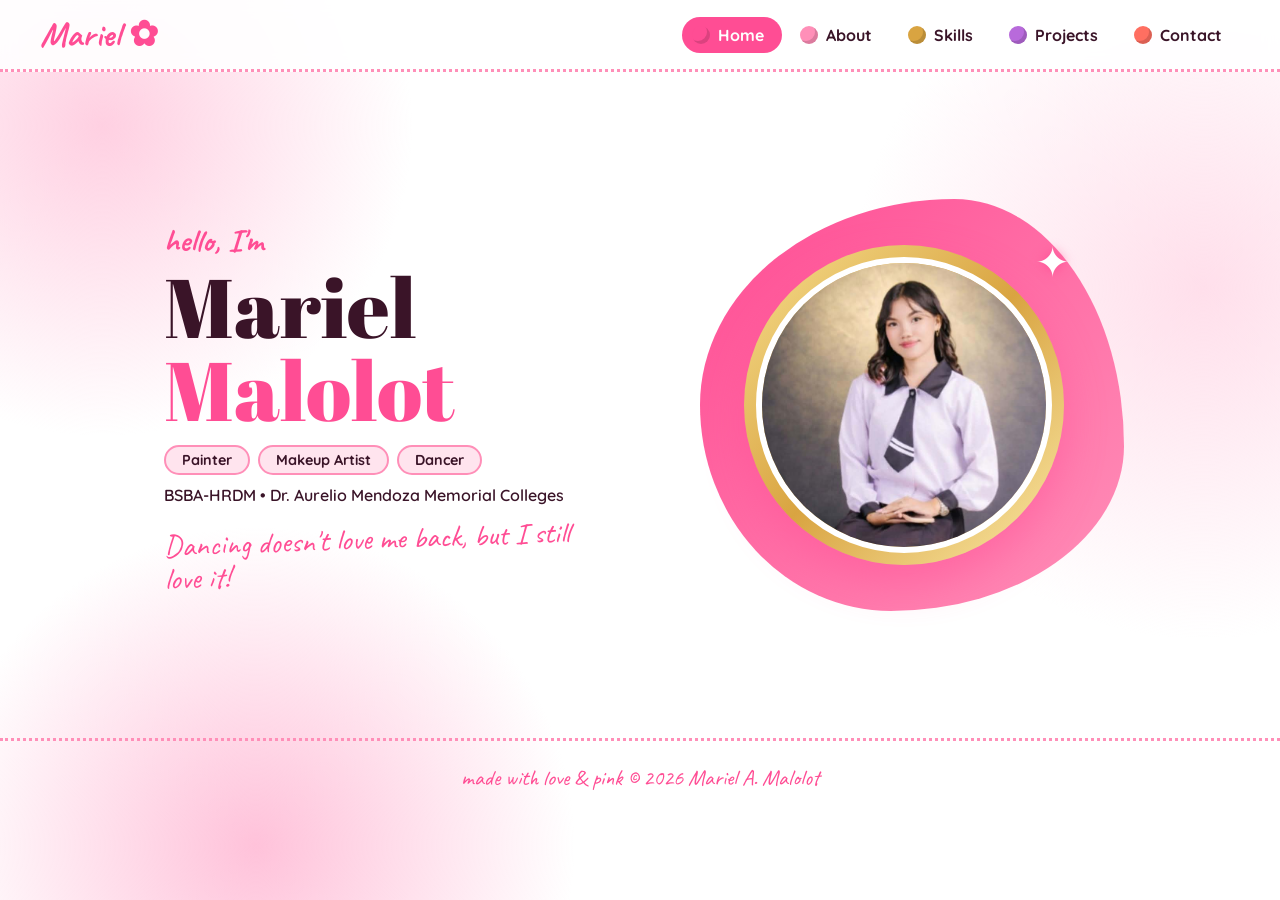
<file: index.html>
<!DOCTYPE html>
<html lang="en">
<head>
<meta charset="UTF-8">
<meta name="viewport" content="width=device-width, initial-scale=1">
<title>Mariel A. Malolot | Portfolio</title>
<link rel="preconnect" href="https://fonts.googleapis.com">
<link href="https://fonts.googleapis.com/css2?family=Abril+Fatface&family=Caveat:wght@700&family=Quicksand:wght@500;700&display=swap" rel="stylesheet">
<link rel="stylesheet" href="style.css">
</head>
<body>
<header><div class="logo">Mariel ✿</div><nav class="menu"><a href="index.html" class="current">Home</a><a href="about.html">About</a><a href="skills.html">Skills</a><a href="projects.html">Projects</a><a href="contact.html">Contact</a></nav></header>
<section id="home" class="page">
<div>
<p class="hi">hello, I'm</p>
<h1>Mariel <span>Malolot</span></h1>
<div class="roles"><span>Painter</span><span>Makeup Artist</span><span>Dancer</span></div>
<p class="school">BSBA-HRDM &bull; Dr. Aurelio Mendoza Memorial Colleges</p>
<p class="joke">Dancing doesn't love me back, but I still love it!</p>
</div>
<div class="stage"><div class="mirror"><img class="profile" src="./IMAGES/a6f04873-ad6d-437b-94c3-357d70ae846b.jfif" alt="Mariel A. Malolot"></div></div>
</section>
<footer>made with love &amp; pink &copy; 2026 Mariel A. Malolot</footer>
</body>
</html>
</file>
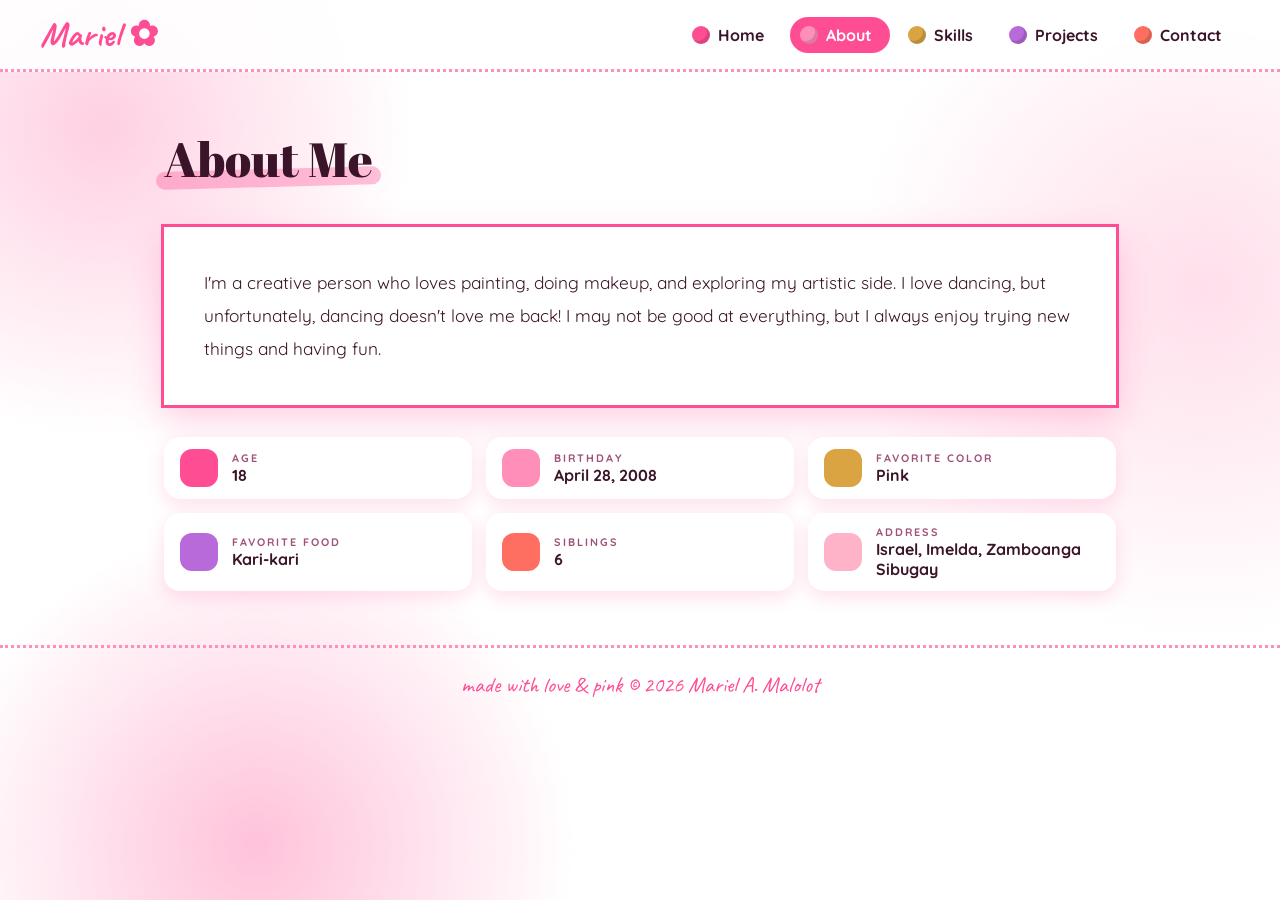
<file: about.html>
<!DOCTYPE html>
<html lang="en">
<head>
<meta charset="UTF-8">
<meta name="viewport" content="width=device-width, initial-scale=1">
<title>Mariel A. Malolot | About</title>
<link rel="preconnect" href="https://fonts.googleapis.com">
<link href="https://fonts.googleapis.com/css2?family=Abril+Fatface&family=Caveat:wght@700&family=Quicksand:wght@500;700&display=swap" rel="stylesheet">
<link rel="stylesheet" href="style.css">
</head>
<body>
<header><div class="logo">Mariel ✿</div><nav class="menu"><a href="index.html">Home</a><a href="about.html" class="current">About</a><a href="skills.html">Skills</a><a href="projects.html">Projects</a><a href="contact.html">Contact</a></nav></header>
<section id="about" class="page">
<h2 class="title">About Me</h2>
<div class="frame">
<p>I'm a creative person who loves painting, doing makeup, and exploring my artistic side. I love dancing, but unfortunately, dancing doesn't love me back! I may not be good at everything, but I always enjoy trying new things and having fun.</p>
</div>
<div class="swatches">
<div class="sw"><span><b>Age</b>18</span></div>
<div class="sw"><span><b>Birthday</b>April 28, 2008</span></div>
<div class="sw"><span><b>Favorite Color</b>Pink</span></div>
<div class="sw"><span><b>Favorite Food</b>Kari-kari</span></div>
<div class="sw"><span><b>Siblings</b>6</span></div>
<div class="sw"><span><b>Address</b>Israel, Imelda, Zamboanga Sibugay</span></div>
</div>
</section>
<footer>made with love &amp; pink &copy; 2026 Mariel A. Malolot</footer>
</body>
</html>
</file>
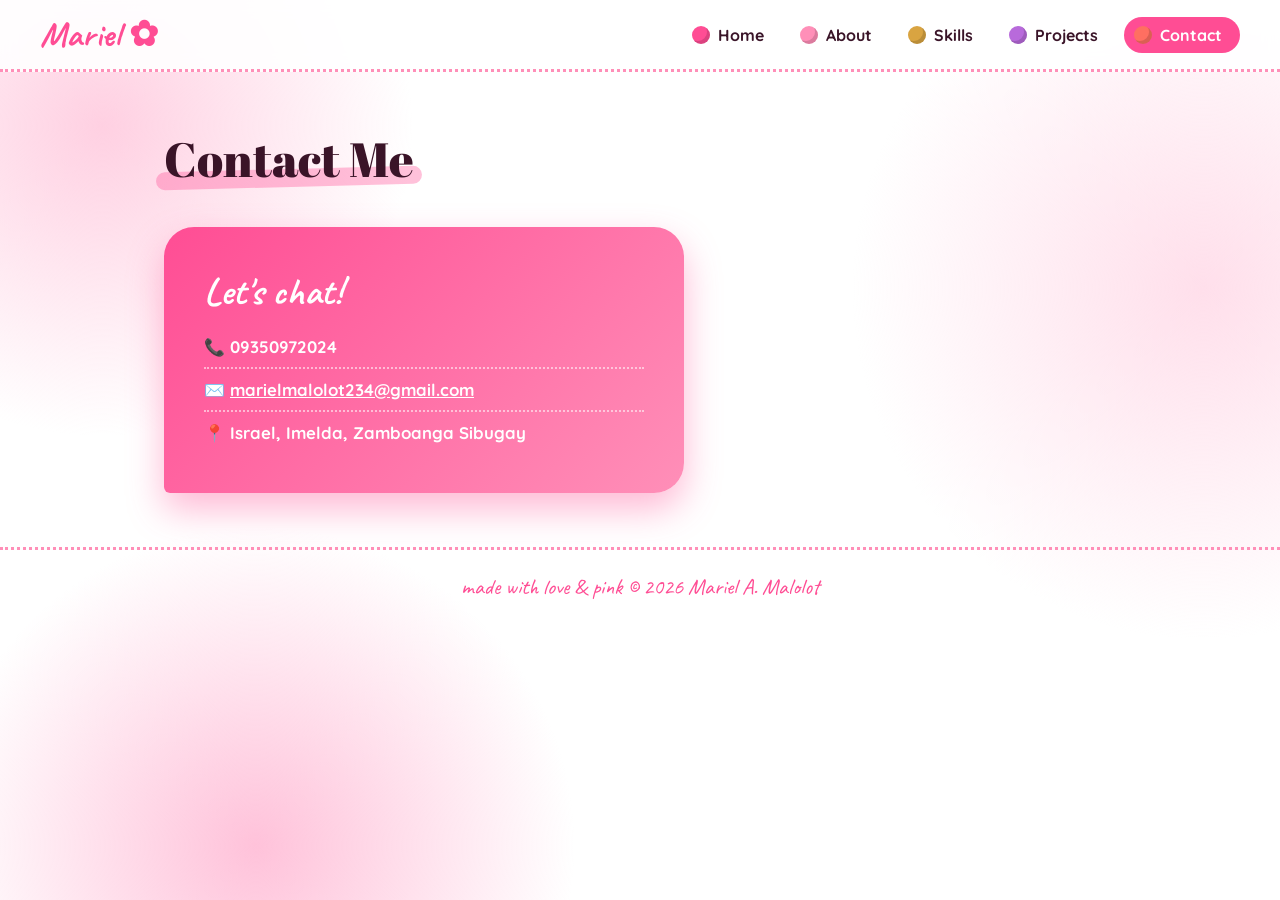
<file: contact.html>
<!DOCTYPE html>
<html lang="en">
<head>
<meta charset="UTF-8">
<meta name="viewport" content="width=device-width, initial-scale=1">
<title>Mariel A. Malolot | Contact</title>
<link rel="preconnect" href="https://fonts.googleapis.com">
<link href="https://fonts.googleapis.com/css2?family=Abril+Fatface&family=Caveat:wght@700&family=Quicksand:wght@500;700&display=swap" rel="stylesheet">
<link rel="stylesheet" href="style.css">
</head>
<body>
<header><div class="logo">Mariel ✿</div><nav class="menu"><a href="index.html">Home</a><a href="about.html">About</a><a href="skills.html">Skills</a><a href="projects.html">Projects</a><a href="contact.html" class="current">Contact</a></nav></header>
<section id="contact" class="page">
<h2 class="title">Contact Me</h2>
<div class="contact">
<div class="big">Let's chat!</div>
<p>📞 09350972024</p>
<p>✉️ <a href="mailto:marielmalolot234@gmail.com">marielmalolot234@gmail.com</a></p>
<p>📍 Israel, Imelda, Zamboanga Sibugay</p>
</div>
</section>
<footer>made with love &amp; pink &copy; 2026 Mariel A. Malolot</footer>
</body>
</html>
</file>
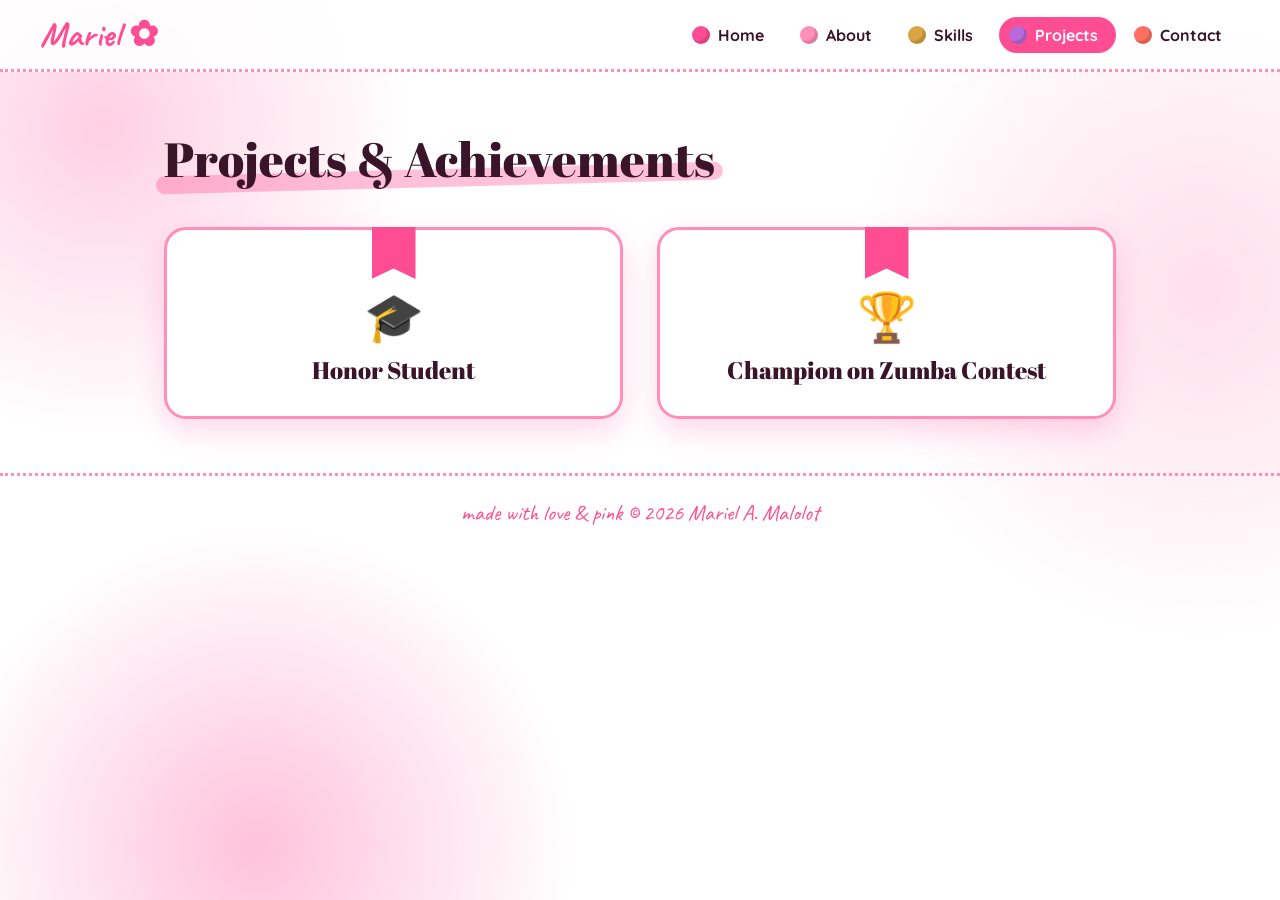
<file: projects.html>
<!DOCTYPE html>
<html lang="en">
<head>
<meta charset="UTF-8">
<meta name="viewport" content="width=device-width, initial-scale=1">
<title>Mariel A. Malolot | Projects</title>
<link rel="preconnect" href="https://fonts.googleapis.com">
<link href="https://fonts.googleapis.com/css2?family=Abril+Fatface&family=Caveat:wght@700&family=Quicksand:wght@500;700&display=swap" rel="stylesheet">
<link rel="stylesheet" href="style.css">
</head>
<body>
<header><div class="logo">Mariel ✿</div><nav class="menu"><a href="index.html">Home</a><a href="about.html">About</a><a href="skills.html">Skills</a><a href="projects.html" class="current">Projects</a><a href="contact.html">Contact</a></nav></header>
<section id="projects" class="page">
<h2 class="title">Projects &amp; Achievements</h2>
<div class="ribbons">
<div class="ribbon"><i>🎓</i><h3>Honor Student</h3></div>
<div class="ribbon"><i>🏆</i><h3>Champion on Zumba Contest</h3></div>
</div>
</section>
<footer>made with love &amp; pink &copy; 2026 Mariel A. Malolot</footer>
</body>
</html>
</file>
<file: style.css>
*{box-sizing:border-box;margin:0;padding:0}
:root{--hot:#ff4d94;--rose:#ff8fb8;--blush:#ffe4ee;--ink:#3a1428;--gold:#d9a441}
body{font-family:"Quicksand",Arial,sans-serif;color:var(--ink);background:#fff;min-height:100vh;overflow-x:hidden}
body::before{content:"";position:fixed;inset:0;z-index:-1;background:radial-gradient(circle at 8% 14%,#ffd0e2 0,transparent 22%),radial-gradient(circle at 94% 32%,#ffdfeb 0,transparent 26%),radial-gradient(circle at 20% 94%,#ffc2da 0,transparent 24%)}
header{position:sticky;top:0;z-index:10;display:flex;justify-content:space-between;align-items:center;flex-wrap:wrap;gap:8px;padding:12px 40px;background:rgba(255,255,255,.9);backdrop-filter:blur(8px);-webkit-backdrop-filter:blur(8px);border-bottom:3px dotted var(--rose)}
.logo{font-family:"Caveat",cursive;font-weight:700;font-size:2.2rem;color:var(--hot)}
.menu{display:flex;gap:8px;flex-wrap:wrap}
.menu a{display:flex;align-items:center;gap:8px;text-decoration:none;color:var(--ink);font-weight:700;padding:6px 16px 6px 8px;border-radius:30px;border:2px solid transparent;transition:.25s}
.menu a::before{content:"";width:18px;height:18px;border-radius:50%;background:var(--c);box-shadow:inset -3px -3px 0 rgba(0,0,0,.14)}
.menu a:nth-child(1){--c:#ff4d94}
.menu a:nth-child(2){--c:#ff8fb8}
.menu a:nth-child(3){--c:#d9a441}
.menu a:nth-child(4){--c:#b86adb}
.menu a:nth-child(5){--c:#ff6f61}
.menu a:hover{border-color:var(--rose);background:var(--blush)}
.menu a.current{background:var(--hot);color:#fff}
.page{max-width:1000px;margin:0 auto;padding:54px 24px;animation:splash .6s ease}
@keyframes splash{from{opacity:0;transform:scale(.96) translateY(20px)}to{opacity:1;transform:none}}
#home{display:grid;grid-template-columns:1.1fr 1fr;gap:60px;align-items:center;min-height:74vh}
.hi{font-family:"Caveat",cursive;font-size:2rem;color:var(--hot);font-weight:700}
#home h1{font-family:"Abril Fatface",Georgia,serif;font-weight:400;font-size:clamp(3rem,7vw,5.2rem);line-height:1;margin:4px 0 14px}
#home h1 span{color:var(--hot)}
.roles{display:flex;gap:8px;flex-wrap:wrap;margin-bottom:10px}
.roles span{background:var(--blush);border:2px solid var(--rose);padding:4px 16px;border-radius:30px;font-weight:700;font-size:.9rem}
.school{font-weight:600}
.joke{font-family:"Caveat",cursive;font-size:1.9rem;color:var(--hot);transform:rotate(-2deg);margin-top:18px;max-width:420px;line-height:1.1}
.stage{position:relative;justify-self:center;width:320px;max-width:84%}
.stage::before{content:"";position:absolute;inset:-46px -60px -46px -44px;background:linear-gradient(135deg,var(--hot),var(--rose));border-radius:60% 40% 55% 45%/50% 60% 40% 50%;animation:morph 8s ease-in-out infinite}
@keyframes morph{50%{border-radius:42% 58% 45% 55%/58% 42% 58% 42%}}
.mirror{position:relative;z-index:1;border-radius:50%;padding:12px;background:linear-gradient(135deg,#f6dd8c,#d9a441,#fbeaa8);box-shadow:0 18px 40px rgba(255,77,148,.45)}
.mirror::after{content:"✦";position:absolute;right:-6px;top:-10px;font-size:2.6rem;color:#fff;text-shadow:0 0 12px var(--hot);animation:twinkle 2s ease-in-out infinite}
@keyframes twinkle{50%{transform:scale(1.3) rotate(20deg)}}
.profile{width:100%;aspect-ratio:1;object-fit:cover;border-radius:50%;border:6px solid #fff;background:var(--blush);display:block}
h2.title{position:relative;isolation:isolate;display:inline-block;font-family:"Abril Fatface",Georgia,serif;font-weight:400;font-size:3rem;margin-bottom:36px}
h2.title::after{content:"";position:absolute;left:-8px;right:-8px;bottom:4px;height:18px;z-index:-1;background:rgba(255,77,148,.35);border-radius:20px;transform:rotate(-1.5deg)}
.frame{background:#fff;border:10px solid #fff;outline:3px solid var(--hot);box-shadow:0 14px 34px rgba(255,77,148,.28);padding:30px;margin-bottom:32px}
.frame p{line-height:1.9;font-size:1.08rem}
.swatches{display:grid;grid-template-columns:repeat(auto-fit,minmax(250px,1fr));gap:14px}
.sw{display:flex;align-items:center;gap:14px;background:#fff;border-radius:16px;padding:12px 16px;box-shadow:0 6px 18px rgba(255,77,148,.18);font-weight:700}
.sw::before{content:"";flex:none;width:38px;height:38px;border-radius:12px;background:var(--c)}
.sw:nth-child(1){--c:#ff4d94}
.sw:nth-child(2){--c:#ff8fb8}
.sw:nth-child(3){--c:#d9a441}
.sw:nth-child(4){--c:#b86adb}
.sw:nth-child(5){--c:#ff6f61}
.sw:nth-child(6){--c:#ffb3c9}
.sw b{display:block;font-size:.68rem;letter-spacing:2px;text-transform:uppercase;color:#a0517a}
.palette{display:flex;justify-content:center;gap:34px;flex-wrap:wrap}
.blob{width:230px;height:230px;display:flex;flex-direction:column;align-items:center;justify-content:center;text-align:center;padding:24px;color:#fff;font-family:"Abril Fatface",Georgia,serif;font-size:1.5rem;border-radius:58% 42% 55% 45%/48% 55% 45% 52%;box-shadow:0 16px 32px rgba(255,77,148,.35);transition:.5s}
.blob:nth-child(1){background:linear-gradient(135deg,#ff4d94,#ff8fb8)}
.blob:nth-child(2){background:linear-gradient(135deg,#b86adb,#ff6fae)}
.blob:nth-child(3){background:linear-gradient(135deg,#ff6f61,#ffb347)}
.blob:hover{border-radius:42% 58% 45% 55%/55% 45% 55% 45%;transform:scale(1.08) rotate(-4deg)}
.blob i{display:block;font-style:normal;font-size:3rem;margin-bottom:6px}
.ribbons{display:grid;grid-template-columns:repeat(auto-fit,minmax(260px,1fr));gap:34px}
.ribbon{position:relative;background:#fff;border:3px solid var(--rose);border-radius:22px;padding:56px 24px 30px;text-align:center;box-shadow:0 12px 28px rgba(255,77,148,.22);transition:.3s}
.ribbon:hover{transform:translateY(-8px) rotate(1deg)}
.ribbon::before{content:"";position:absolute;top:-3px;left:50%;margin-left:-22px;width:44px;height:52px;background:var(--hot);clip-path:polygon(0 0,100% 0,100% 100%,50% 80%,0 100%)}
.ribbon i{display:block;font-style:normal;font-size:3rem;margin-bottom:8px}
.ribbon h3{font-family:"Abril Fatface",Georgia,serif;font-weight:400;font-size:1.5rem}
.contact{max-width:520px;background:linear-gradient(135deg,var(--hot),var(--rose));color:#fff;border-radius:30px 30px 30px 6px;padding:40px;box-shadow:0 16px 36px rgba(255,77,148,.4)}
.contact .big{font-family:"Caveat",cursive;font-weight:700;font-size:2.4rem;margin-bottom:10px}
.contact p{padding:10px 0;border-bottom:2px dotted rgba(255,255,255,.55);font-weight:700;font-size:1.05rem}
.contact p:last-child{border-bottom:0}
.contact a{color:#fff}
footer{text-align:center;padding:22px;font-family:"Caveat",cursive;font-size:1.4rem;color:var(--hot);border-top:3px dotted var(--rose)}
@media(max-width:820px){header{padding:12px 16px;justify-content:center}.menu a{padding:5px 10px 5px 6px;font-size:.8rem}#home{grid-template-columns:1fr;text-align:center;gap:70px}.roles{justify-content:center}.joke{margin:18px auto 0}.page{padding:36px 16px}.frame{padding:22px}}
</file>
